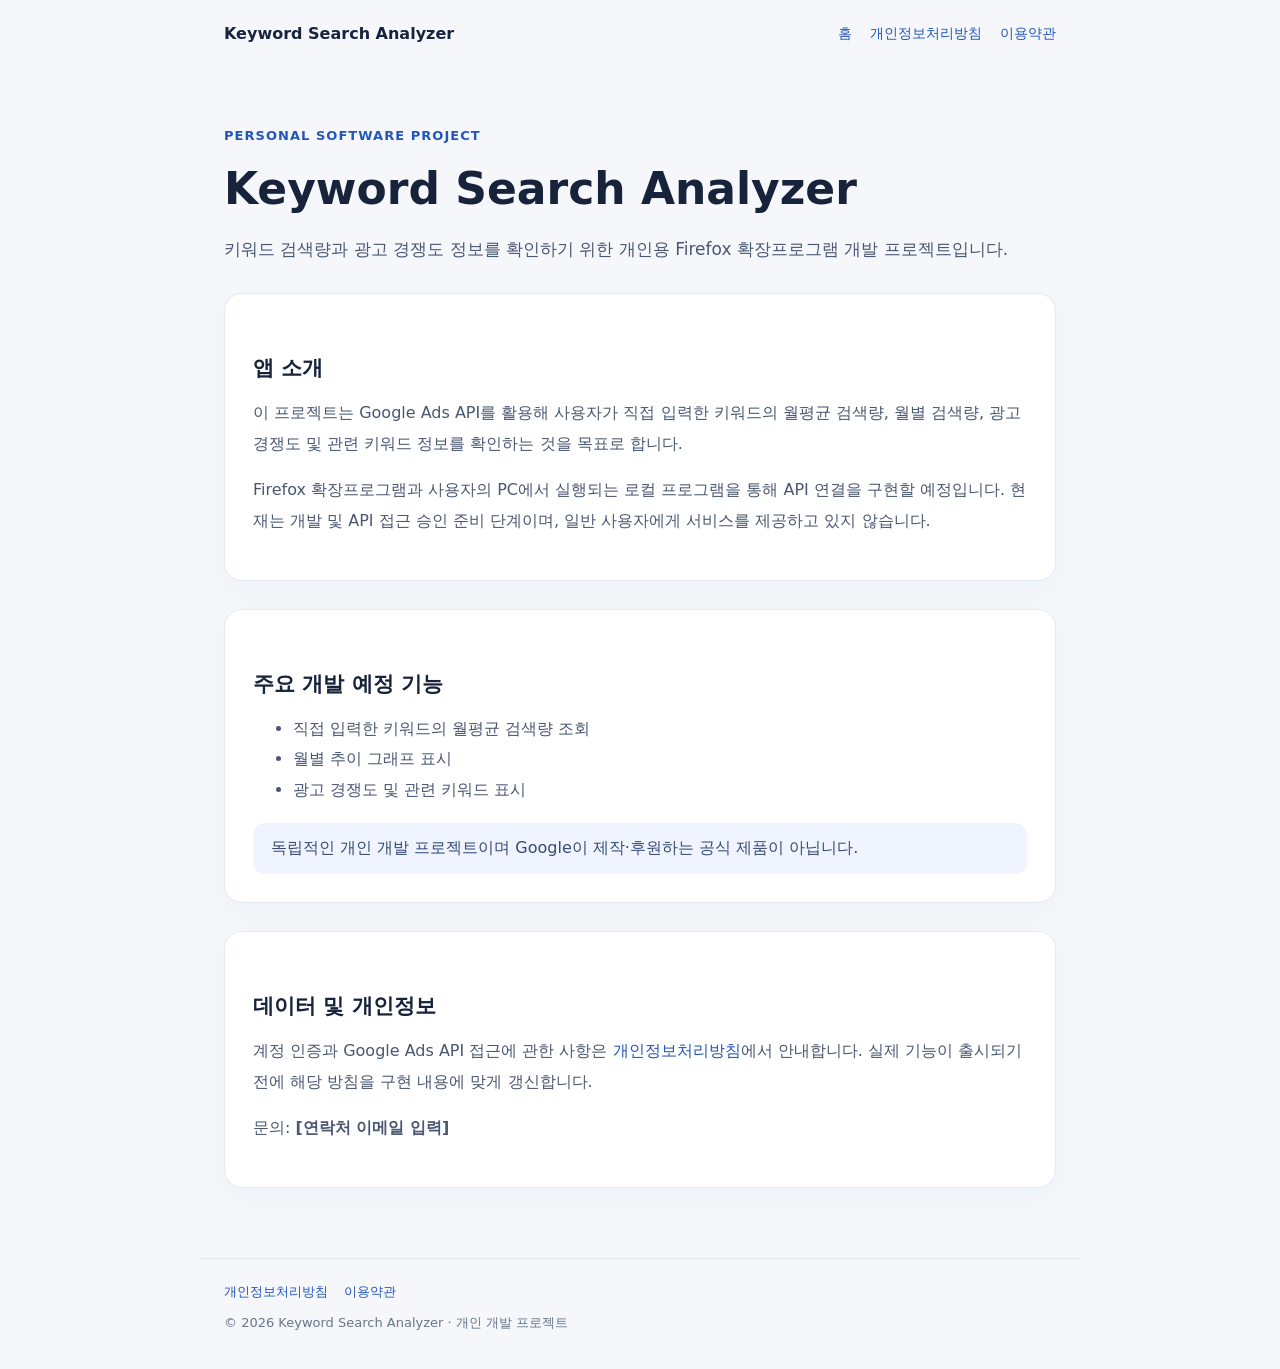
<file: index.html>
<!doctype html><html lang="ko"><head><meta charset="utf-8"><meta name="viewport" content="width=device-width, initial-scale=1"><title>Keyword Search Analyzer | 개인용 키워드 분석 도구</title><meta name="description" content="개인용 Firefox 키워드 분석 도구 개발 프로젝트 소개"><link rel="stylesheet" href="style.css"></head><body><header><a class="brand" href="./">Keyword Search Analyzer</a><nav><a href="./">홈</a><a href="privacy.html">개인정보처리방침</a><a href="terms.html">이용약관</a></nav></header><main><p class="eyebrow">PERSONAL SOFTWARE PROJECT</p><h1>Keyword Search Analyzer</h1><p class="lead">키워드 검색량과 광고 경쟁도 정보를 확인하기 위한 개인용 Firefox 확장프로그램 개발 프로젝트입니다.</p><div class="panel"><h2>앱 소개</h2><p>이 프로젝트는 Google Ads API를 활용해 사용자가 직접 입력한 키워드의 월평균 검색량, 월별 검색량, 광고 경쟁도 및 관련 키워드 정보를 확인하는 것을 목표로 합니다.</p><p>Firefox 확장프로그램과 사용자의 PC에서 실행되는 로컬 프로그램을 통해 API 연결을 구현할 예정입니다. 현재는 개발 및 API 접근 승인 준비 단계이며, 일반 사용자에게 서비스를 제공하고 있지 않습니다.</p></div><div class="panel"><h2>주요 개발 예정 기능</h2><ul><li>직접 입력한 키워드의 월평균 검색량 조회</li><li>월별 추이 그래프 표시</li><li>광고 경쟁도 및 관련 키워드 표시</li></ul><div class="notice">독립적인 개인 개발 프로젝트이며 Google이 제작·후원하는 공식 제품이 아닙니다.</div></div><div class="panel"><h2>데이터 및 개인정보</h2><p>계정 인증과 Google Ads API 접근에 관한 사항은 <a href="privacy.html">개인정보처리방침</a>에서 안내합니다. 실제 기능이 출시되기 전에 해당 방침을 구현 내용에 맞게 갱신합니다.</p><p>문의: <strong>[연락처 이메일 입력]</strong></p></div></main><footer><a href="privacy.html">개인정보처리방침</a><a href="terms.html">이용약관</a><p>© 2026 Keyword Search Analyzer · 개인 개발 프로젝트</p></footer></body></html>
</file>
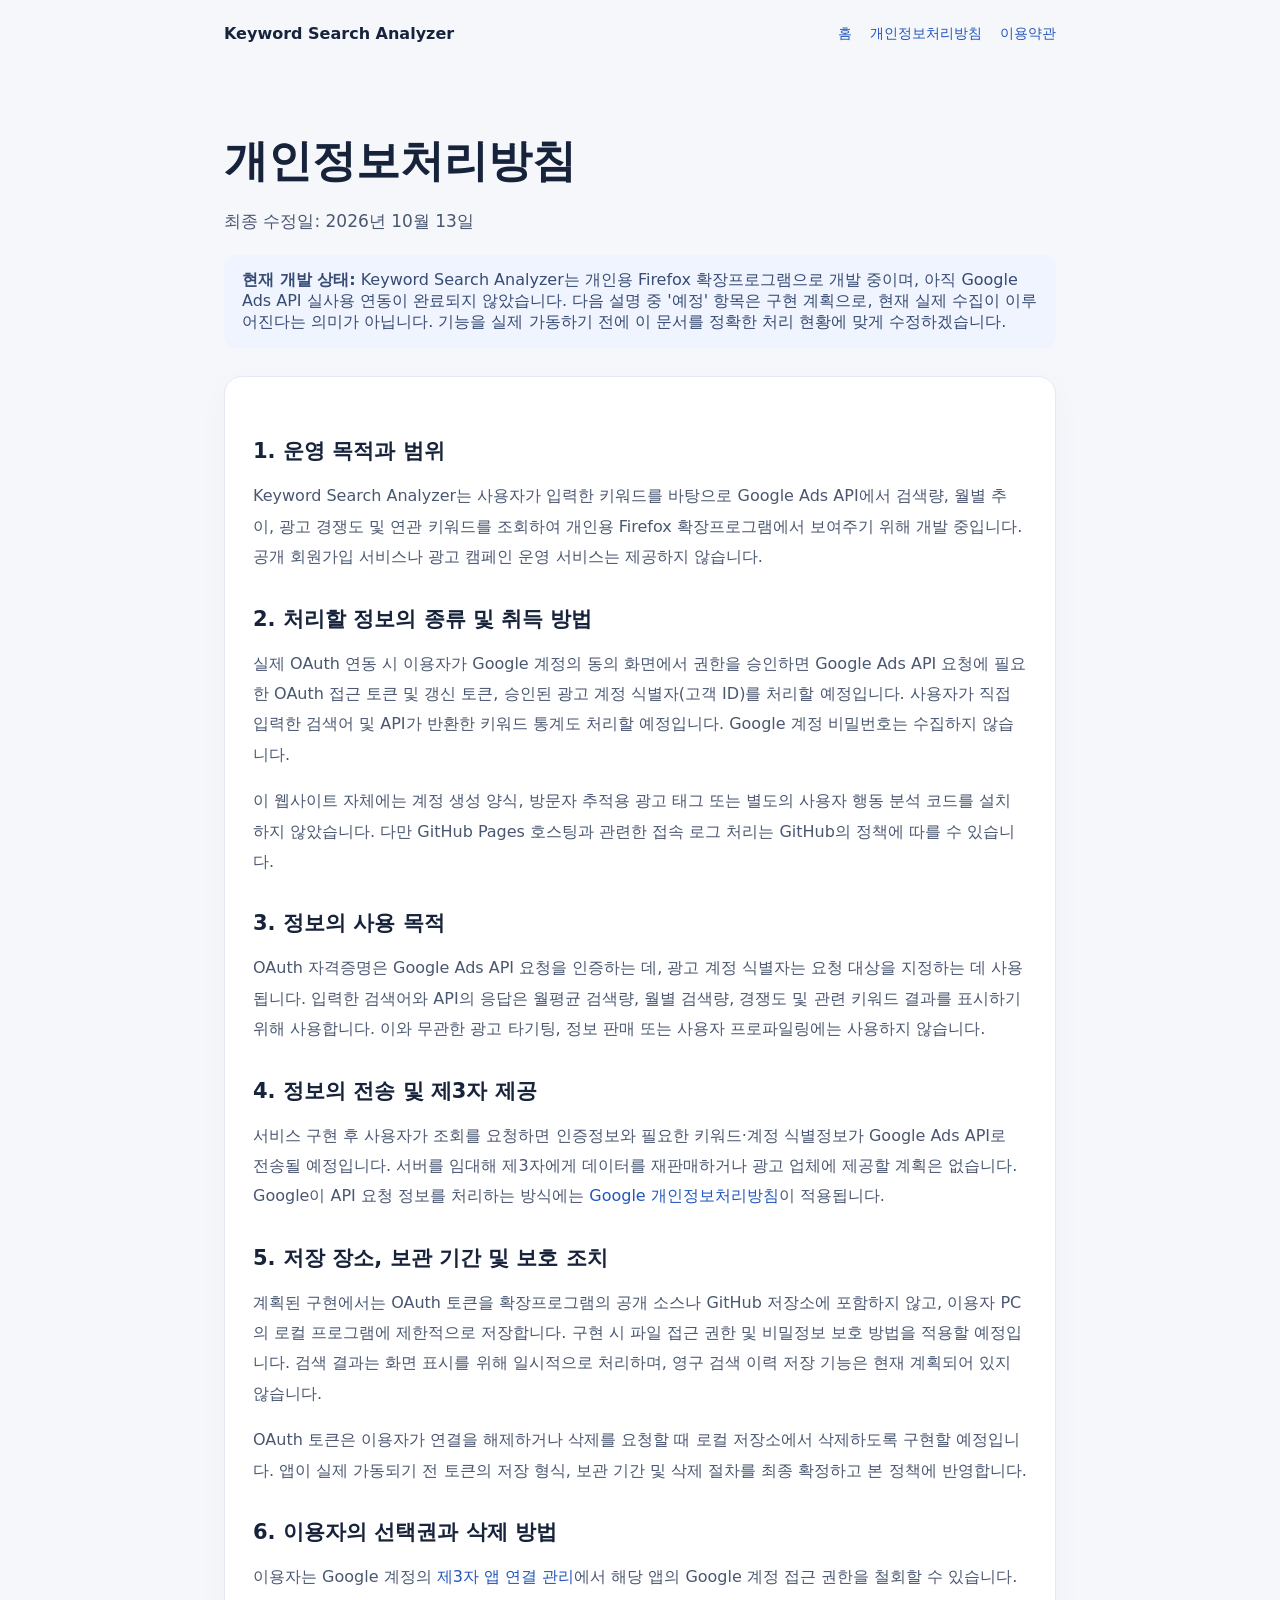
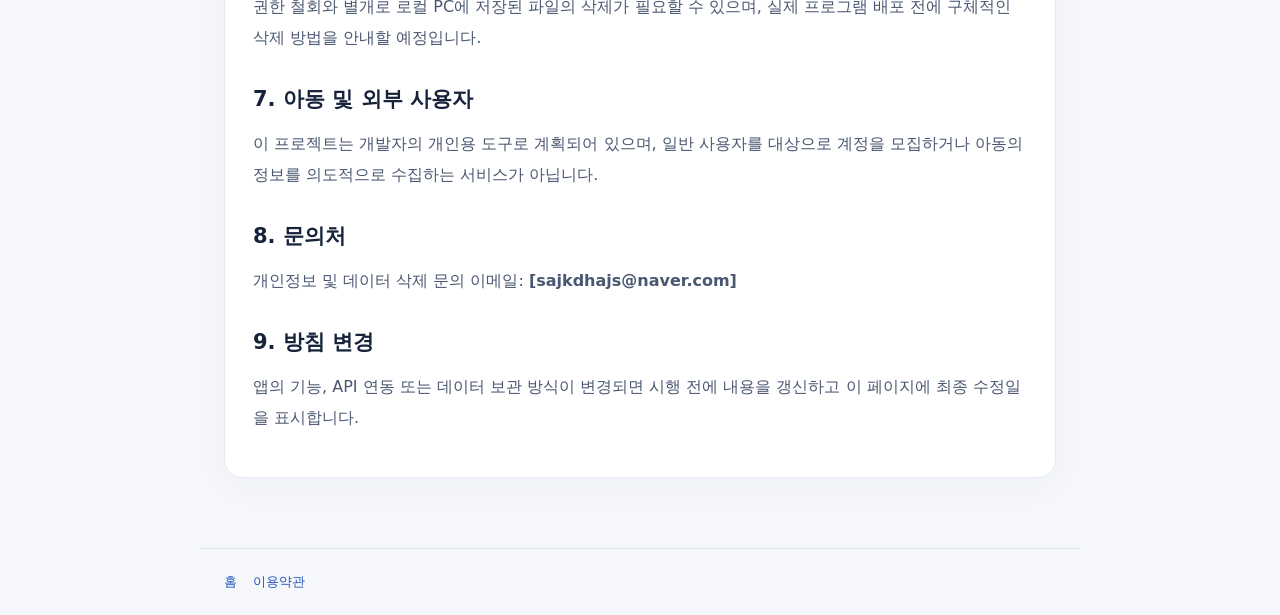
<file: privacy.html>
<!doctype html>
<html lang="ko">
<head>
<meta charset="utf-8"><meta name="viewport" content="width=device-width, initial-scale=1">
<title>개인정보처리방침 | Keyword Search Analyzer</title>
<link rel="stylesheet" href="style.css">
</head>
<body>
<header><a class="brand" href="./">Keyword Search Analyzer</a><nav><a href="./">홈</a><a href="privacy.html">개인정보처리방침</a><a href="terms.html">이용약관</a></nav></header>
<main>
<h1>개인정보처리방침</h1>
<p class="lead">최종 수정일: 2026년 10월 13일</p>
<div class="notice"><strong>현재 개발 상태:</strong> Keyword Search Analyzer는 개인용 Firefox 확장프로그램으로 개발 중이며, 아직 Google Ads API 실사용 연동이 완료되지 않았습니다. 다음 설명 중 '예정' 항목은 구현 계획으로, 현재 실제 수집이 이루어진다는 의미가 아닙니다. 기능을 실제 가동하기 전에 이 문서를 정확한 처리 현황에 맞게 수정하겠습니다.</div>
<div class="panel">
<h2>1. 운영 목적과 범위</h2>
<p>Keyword Search Analyzer는 사용자가 입력한 키워드를 바탕으로 Google Ads API에서 검색량, 월별 추이, 광고 경쟁도 및 연관 키워드를 조회하여 개인용 Firefox 확장프로그램에서 보여주기 위해 개발 중입니다. 공개 회원가입 서비스나 광고 캠페인 운영 서비스는 제공하지 않습니다.</p>
<h2>2. 처리할 정보의 종류 및 취득 방법</h2>
<p>실제 OAuth 연동 시 이용자가 Google 계정의 동의 화면에서 권한을 승인하면 Google Ads API 요청에 필요한 OAuth 접근 토큰 및 갱신 토큰, 승인된 광고 계정 식별자(고객 ID)를 처리할 예정입니다. 사용자가 직접 입력한 검색어 및 API가 반환한 키워드 통계도 처리할 예정입니다. Google 계정 비밀번호는 수집하지 않습니다.</p>
<p>이 웹사이트 자체에는 계정 생성 양식, 방문자 추적용 광고 태그 또는 별도의 사용자 행동 분석 코드를 설치하지 않았습니다. 다만 GitHub Pages 호스팅과 관련한 접속 로그 처리는 GitHub의 정책에 따를 수 있습니다.</p>
<h2>3. 정보의 사용 목적</h2>
<p>OAuth 자격증명은 Google Ads API 요청을 인증하는 데, 광고 계정 식별자는 요청 대상을 지정하는 데 사용됩니다. 입력한 검색어와 API의 응답은 월평균 검색량, 월별 검색량, 경쟁도 및 관련 키워드 결과를 표시하기 위해 사용합니다. 이와 무관한 광고 타기팅, 정보 판매 또는 사용자 프로파일링에는 사용하지 않습니다.</p>
<h2>4. 정보의 전송 및 제3자 제공</h2>
<p>서비스 구현 후 사용자가 조회를 요청하면 인증정보와 필요한 키워드·계정 식별정보가 Google Ads API로 전송될 예정입니다. 서버를 임대해 제3자에게 데이터를 재판매하거나 광고 업체에 제공할 계획은 없습니다. Google이 API 요청 정보를 처리하는 방식에는 <a href="https://policies.google.com/privacy">Google 개인정보처리방침</a>이 적용됩니다.</p>
<h2>5. 저장 장소, 보관 기간 및 보호 조치</h2>
<p>계획된 구현에서는 OAuth 토큰을 확장프로그램의 공개 소스나 GitHub 저장소에 포함하지 않고, 이용자 PC의 로컬 프로그램에 제한적으로 저장합니다. 구현 시 파일 접근 권한 및 비밀정보 보호 방법을 적용할 예정입니다. 검색 결과는 화면 표시를 위해 일시적으로 처리하며, 영구 검색 이력 저장 기능은 현재 계획되어 있지 않습니다.</p>
<p>OAuth 토큰은 이용자가 연결을 해제하거나 삭제를 요청할 때 로컬 저장소에서 삭제하도록 구현할 예정입니다. 앱이 실제 가동되기 전 토큰의 저장 형식, 보관 기간 및 삭제 절차를 최종 확정하고 본 정책에 반영합니다.</p>
<h2>6. 이용자의 선택권과 삭제 방법</h2>
<p>이용자는 Google 계정의 <a href="https://myaccount.google.com/connections">제3자 앱 연결 관리</a>에서 해당 앱의 Google 계정 접근 권한을 철회할 수 있습니다. 권한 철회와 별개로 로컬 PC에 저장된 파일의 삭제가 필요할 수 있으며, 실제 프로그램 배포 전에 구체적인 삭제 방법을 안내할 예정입니다.</p>
<h2>7. 아동 및 외부 사용자</h2>
<p>이 프로젝트는 개발자의 개인용 도구로 계획되어 있으며, 일반 사용자를 대상으로 계정을 모집하거나 아동의 정보를 의도적으로 수집하는 서비스가 아닙니다.</p>
<h2>8. 문의처</h2>
<p>개인정보 및 데이터 삭제 문의 이메일: <strong>[sajkdhajs@naver.com]</strong></p>
<h2>9. 방침 변경</h2>
<p>앱의 기능, API 연동 또는 데이터 보관 방식이 변경되면 시행 전에 내용을 갱신하고 이 페이지에 최종 수정일을 표시합니다.</p>
</div>
</main>
<footer><a href="./">홈</a><a href="terms.html">이용약관</a></footer>
</body></html>
</file>
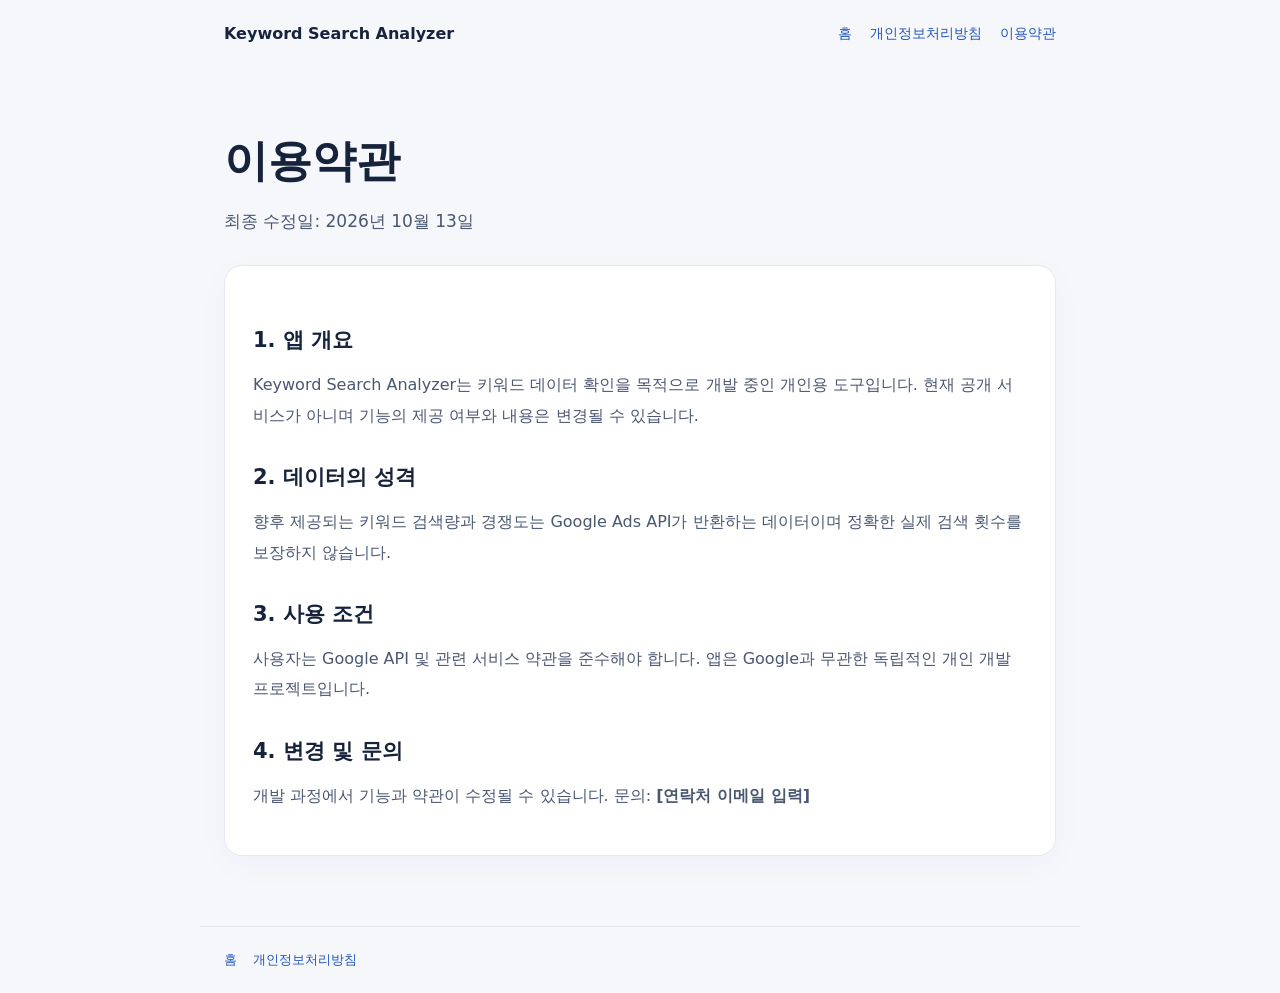
<file: terms.html>
<!doctype html><html lang="ko"><head><meta charset="utf-8"><meta name="viewport" content="width=device-width, initial-scale=1"><title>이용약관 | Keyword Search Analyzer</title><link rel="stylesheet" href="style.css"></head><body><header><a class="brand" href="./">Keyword Search Analyzer</a><nav><a href="./">홈</a><a href="privacy.html">개인정보처리방침</a><a href="terms.html">이용약관</a></nav></header><main><h1>이용약관</h1><p class="lead">최종 수정일: 2026년 10월 13일</p><div class="panel"><h2>1. 앱 개요</h2><p>Keyword Search Analyzer는 키워드 데이터 확인을 목적으로 개발 중인 개인용 도구입니다. 현재 공개 서비스가 아니며 기능의 제공 여부와 내용은 변경될 수 있습니다.</p><h2>2. 데이터의 성격</h2><p>향후 제공되는 키워드 검색량과 경쟁도는 Google Ads API가 반환하는 데이터이며 정확한 실제 검색 횟수를 보장하지 않습니다.</p><h2>3. 사용 조건</h2><p>사용자는 Google API 및 관련 서비스 약관을 준수해야 합니다. 앱은 Google과 무관한 독립적인 개인 개발 프로젝트입니다.</p><h2>4. 변경 및 문의</h2><p>개발 과정에서 기능과 약관이 수정될 수 있습니다. 문의: <strong>[연락처 이메일 입력]</strong></p></div></main><footer><a href="./">홈</a><a href="privacy.html">개인정보처리방침</a></footer></body></html>
</file>
<file: style.css>
:root{font-family:system-ui,-apple-system,'Malgun Gothic',sans-serif;color:#17233b;background:#f5f7fb}*{box-sizing:border-box}body{margin:0}header,main,footer{max-width:880px;margin:auto;padding:24px}header{display:flex;align-items:center;justify-content:space-between;gap:12px}a{color:#2356bd;text-decoration:none}a:hover{text-decoration:underline}.brand{font-weight:800;color:#18233d}nav{display:flex;flex-wrap:wrap;gap:18px;font-size:14px}main{padding-top:48px;padding-bottom:70px}.eyebrow{color:#2356bd;font-weight:700;font-size:13px;letter-spacing:.08em}h1{font-size:clamp(28px,5vw,44px);line-height:1.25;margin:18px 0}h2{font-size:21px;margin:32px 0 14px}.lead{font-size:17px;line-height:1.85;color:#4a5771}.panel{background:white;border:1px solid #e4e9f2;border-radius:18px;padding:28px;margin-top:28px;box-shadow:0 9px 32px #1a305008}.panel p,.panel li{line-height:1.9;color:#4a5771}footer{border-top:1px solid #e1e5ed;color:#67768a;font-size:13px}footer a{margin-right:16px}.notice{background:#eff4ff;border-radius:12px;padding:15px 18px;color:#374b73;margin-top:18px}code{word-break:break-word} @media(max-width:500px){header{align-items:flex-start;flex-direction:column}main{padding-top:18px}.panel{padding:20px}}
</file>
